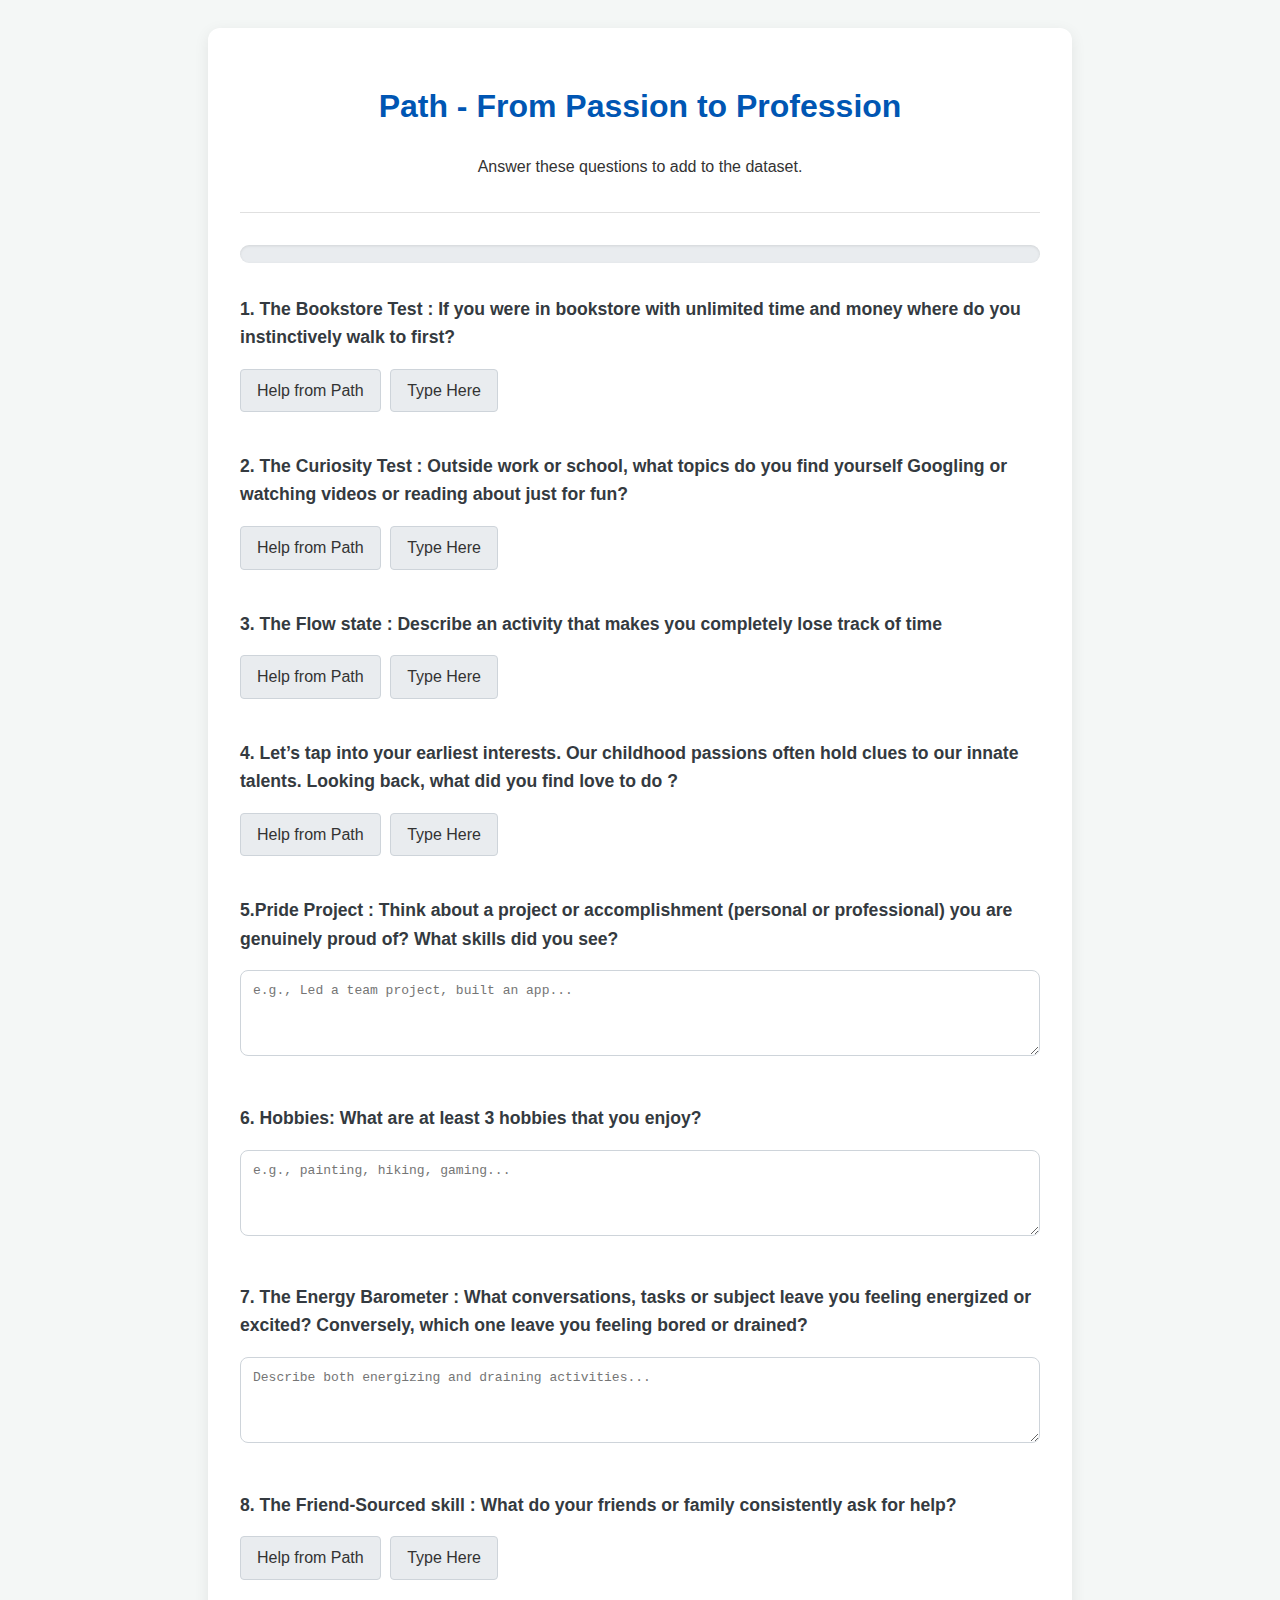
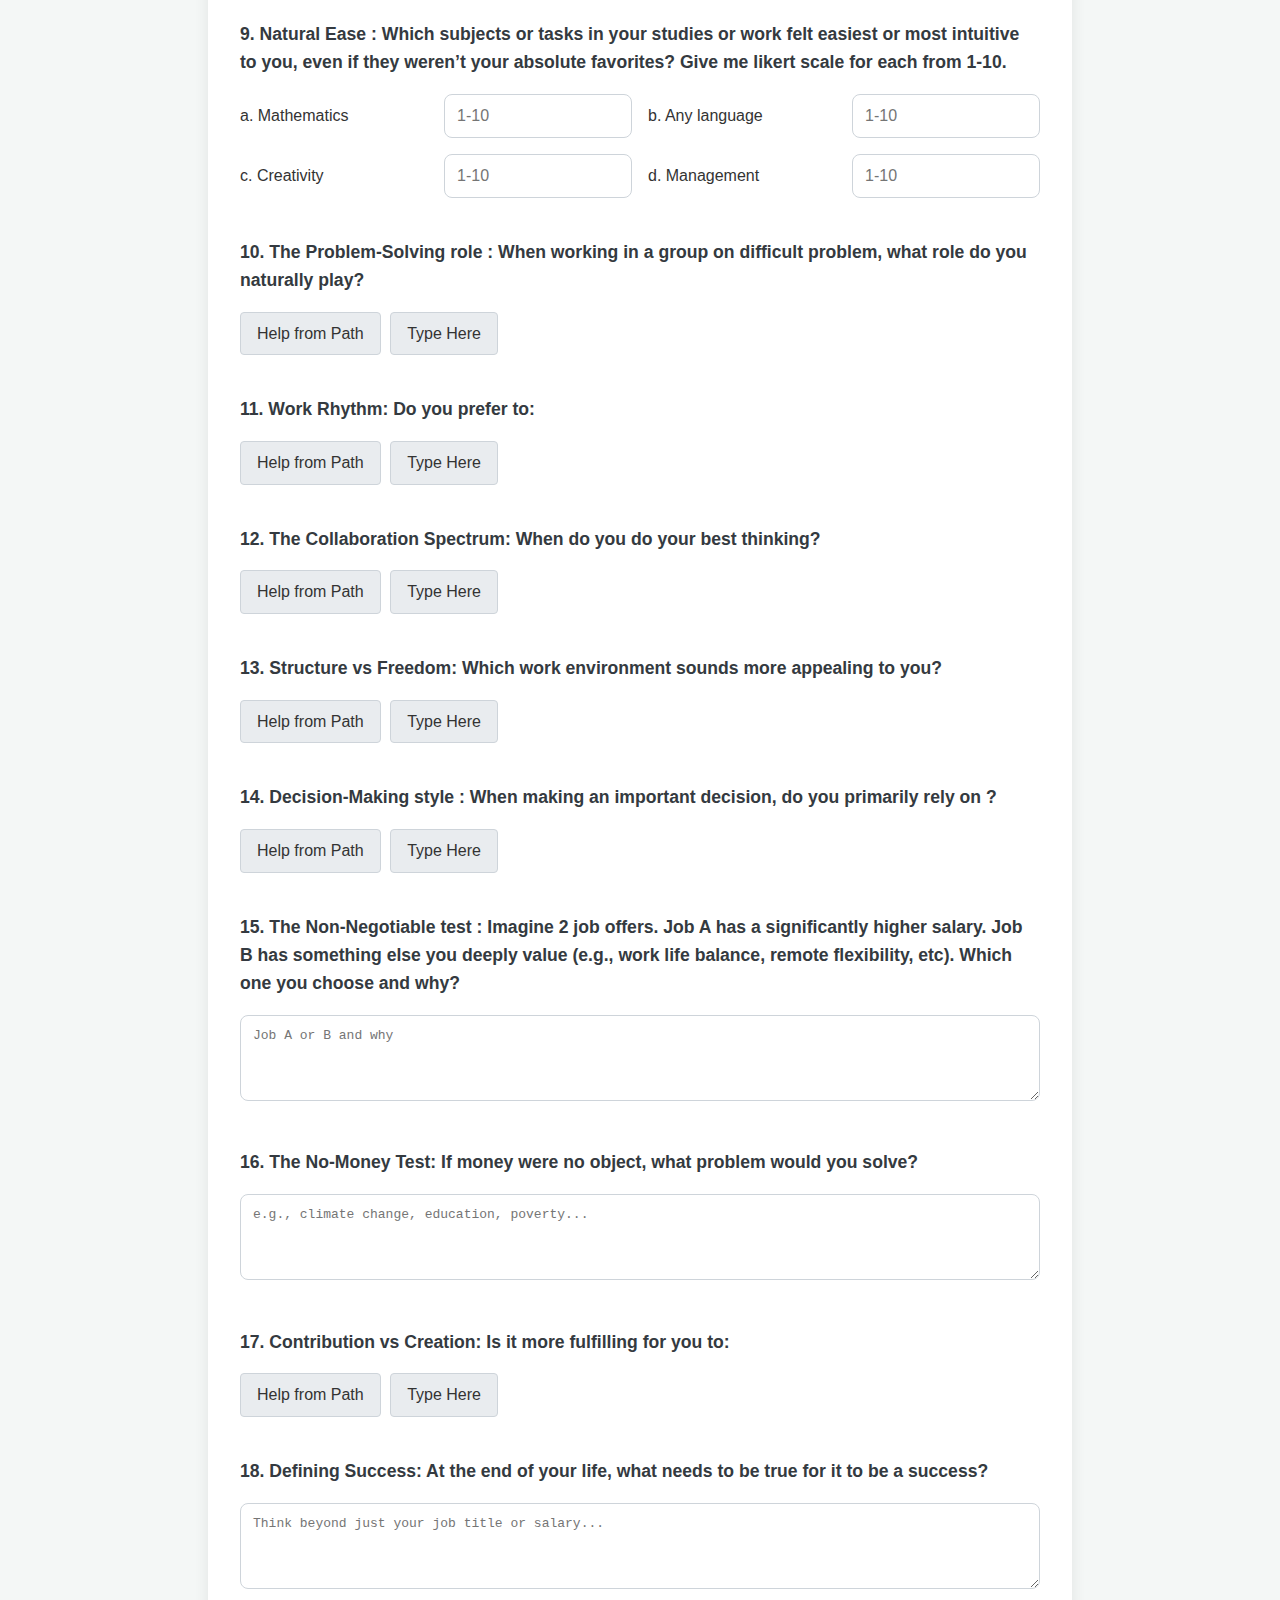
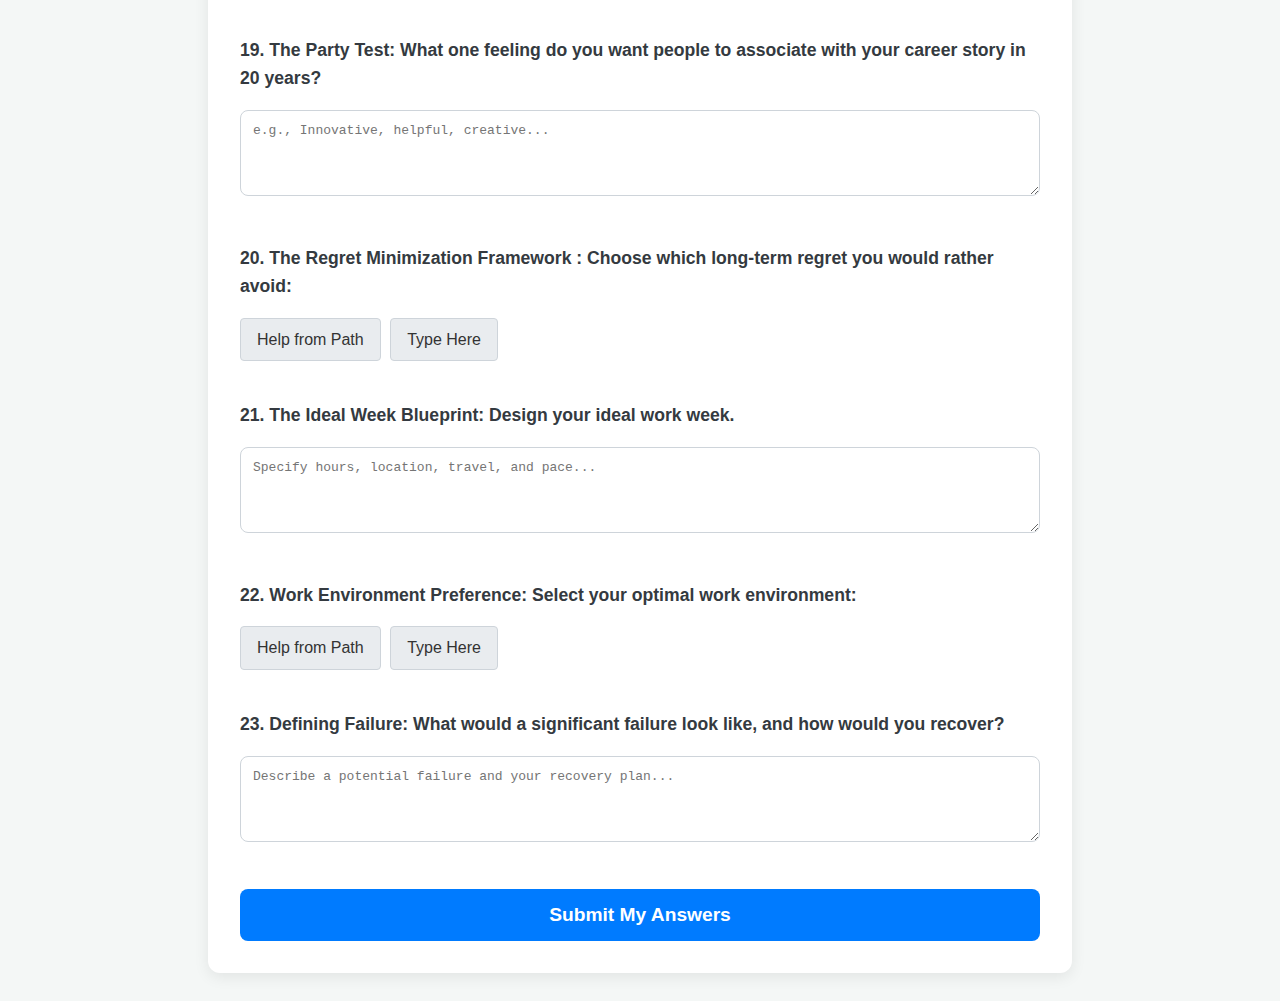
<file: templates/index.html>
<!DOCTYPE html>
<html lang="en">
<head>
    <meta charset="UTF-8">
    <meta name="viewport" content="width=device-width, initial-scale=1.0">
    <title>Path - Your Discovery Journey</title>
    <style>
        body { font-family: -apple-system, BlinkMacSystemFont, "Segoe UI", Roboto, sans-serif; background: #f4f7f6; color: #333; padding: 20px; line-height: 1.6; }
        .container { max-width: 800px; margin: auto; background: white; padding: 2em; border-radius: 12px; box-shadow: 0 4px 15px rgba(0,0,0,0.08); }
        header { text-align: center; margin-bottom: 2em; border-bottom: 1px solid #e0e0e0; padding-bottom: 1em; }
        header h1 { color: #0056b3; }
        .progress-container { margin-bottom: 2em; background-color: #e9ecef; border-radius: 2em; box-shadow: inset 0 1px 3px rgba(0,0,0,0.1); }
        .progress-bar { height: 18px; background-color: #007bff; width: 0%; border-radius: 2em; transition: width 0.4s ease-in-out; }
        .question-block { margin-bottom: 2.5em; }
        label.main-label { display: block; font-weight: 600; font-size: 1.1em; margin-bottom: 1em; color: #343a40; }
        .choice-toggle { margin-bottom: 1em; }
        .toggle-btn { background: #e9ecef; border: 1px solid #ced4da; padding: 0.5em 1em; cursor: pointer; border-radius: 4px; display: inline-block; margin-right: 5px; }
        .toggle-btn.active { background: #007bff; color: white; border-color: #007bff; }
        .input-area { display: none; margin-top: 1em; }
        input[type="text"], input[type="number"], textarea { width: 100%; padding: 12px; border-radius: 8px; border: 1px solid #ced4da; font-size: 1em; box-sizing: border-box; }
        .options-container { display: flex; flex-wrap: wrap; gap: 1em; }
        
        /* --- DESIGN IMPROVEMENT STARTS HERE --- */
        .option-btn { 
            background: #f8f9fa; 
            border: 1px solid #dee2e6; 
            padding: 0.7em 1.5em; 
            border-radius: 8px; /* Changed from 2em to 8px for a more modern look */
            cursor: pointer;
            transition: all 0.2s ease-in-out; /* Added smooth transition */
        }

        .option-btn:hover {
            background-color: #f1f3f5;
            transform: translateY(-2px); /* Added subtle hover effect */
            box-shadow: 0 4px 8px rgba(0,0,0,0.05);
        }

        .option-btn.selected {
            background-color: #e7f1ff;
            color: #0056b3;
            border-color: #007bff;
            font-weight: 600;
        }
        /* --- DESIGN IMPROVEMENT ENDS HERE --- */

        .likert-group { display: grid; grid-template-columns: repeat(auto-fit, minmax(150px, 1fr)); gap: 1em; align-items: center; }
        button[type="submit"] { display: block; width: 100%; background-color: #007bff; color: white; padding: 15px; border: none; border-radius: 8px; font-size: 1.2em; font-weight: bold; cursor: pointer; margin-top: 2em; }
        button[type="submit"]:hover { background-color: #0056b3; }
    </style>
</head>
<body>
    <div class="container">
        <header>
            <h1>Path - From Passion to Profession</h1>
            <p>Answer these questions to add to the dataset.</p>
        </header>

        <div class="progress-container">
            <div class="progress-bar" id="progressBar"></div>
        </div>

        <form action="/submit" method="POST">

            <!-- Question 1 -->
            <div class="question-block">
                <label class="main-label">1. The Bookstore Test : If you were in bookstore with unlimited time and money where do you instinctively walk to first?</label>
                <div class="choice-toggle">
                    <span class="toggle-btn" onclick="showInput('q1', 'options', this)">Help from Path</span>
                    <span class="toggle-btn" onclick="showInput('q1', 'text', this)">Type Here</span>
                </div>
                <input type="hidden" name="q1_answer" id="q1_answer" required>
                <div id="q1_options_area" class="input-area">
                    <div class="options-container">
                        <div class="option-btn" onclick="selectOption('q1', this, 'Fiction')">Fiction</div>
                        <div class="option-btn" onclick="selectOption('q1', this, 'Science/Technology')">Science/Technology</div>
                        <div class="option-btn" onclick="selectOption('q1', this, 'History')">History</div>
                        <div class="option-btn" onclick="selectOption('q1', this, 'Self-Help')">Self-Help</div>
                    </div>
                </div>
                <div id="q1_text_area" class="input-area">
                    <input type="text" oninput="updateTextAnswer('q1', this)" placeholder="Write your own answer...">
                </div>
            </div>

            <!-- Question 2 -->
            <div class="question-block">
                <label class="main-label">2. The Curiosity Test : Outside work or school, what topics do you find yourself Googling or watching videos or reading about just for fun?</label>
                <div class="choice-toggle">
                    <span class="toggle-btn" onclick="showInput('q2', 'options', this)">Help from Path</span>
                    <span class="toggle-btn" onclick="showInput('q2', 'text', this)">Type Here</span>
                </div>
                <input type="hidden" name="q2_answer" id="q2_answer" required>
                <div id="q2_options_area" class="input-area">
                    <div class="options-container">
                        <div class="option-btn" onclick="selectOption('q2', this, 'Technology')">Technology</div>
                        <div class="option-btn" onclick="selectOption('q2', this, 'Health')">Health</div>
                        <div class="option-btn" onclick="selectOption('q2', this, 'Travel')">Travel</div>
                        <div class="option-btn" onclick="selectOption('q2', this, 'Finance')">Finance</div>
                    </div>
                </div>
                <div id="q2_text_area" class="input-area">
                    <input type="text" oninput="updateTextAnswer('q2', this)" placeholder="Write your own answer...">
                </div>
            </div>
            
            <!-- Question 3 -->
            <div class="question-block">
                <label class="main-label">3. The Flow state : Describe an activity that makes you completely lose track of time</label>
                <div class="choice-toggle">
                    <span class="toggle-btn" onclick="showInput('q3', 'options', this)">Help from Path</span>
                    <span class="toggle-btn" onclick="showInput('q3', 'text', this)">Type Here</span>
                </div>
                <input type="hidden" name="q3_answer" id="q3_answer" required>
                <div id="q3_options_area" class="input-area">
                    <div class="options-container">
                        <div class="option-btn" onclick="selectOption('q3', this, 'Writing')">Writing</div>
                        <div class="option-btn" onclick="selectOption('q3', this, 'Coding')">Coding</div>
                        <div class="option-btn" onclick="selectOption('q3', this, 'Sports')">Sports</div>
                        <div class="option-btn" onclick="selectOption('q3', this, 'Games')">Games</div>
                    </div>
                </div>
                <div id="q3_text_area" class="input-area">
                    <input type="text" oninput="updateTextAnswer('q3', this)" placeholder="Write your own answer...">
                </div>
            </div>

            <!-- Question 4 -->
            <div class="question-block">
                <label class="main-label">4. Let’s tap into your earliest interests. Our childhood passions often hold clues to our innate talents. Looking back, what did you find love to do ?</label>
                <div class="choice-toggle">
                    <span class="toggle-btn" onclick="showInput('q4', 'options', this)">Help from Path</span>
                    <span class="toggle-btn" onclick="showInput('q4', 'text', this)">Type Here</span>
                </div>
                <input type="hidden" name="q4_answer" id="q4_answer" required>
                <div id="q4_options_area" class="input-area">
                    <div class="options-container">
                        <div class="option-btn" onclick="selectOption('q4', this, 'Building')">Building</div>
                        <div class="option-btn" onclick="selectOption('q4', this, 'Storytelling')">Storytelling</div>
                        <div class="option-btn" onclick="selectOption('q4', this, 'Organizing')">Organizing</div>
                        <div class="option-btn" onclick="selectOption('q4', this, 'Exploring')">Exploring</div>
                    </div>
                </div>
                <div id="q4_text_area" class="input-area">
                    <input type="text" oninput="updateTextAnswer('q4', this)" placeholder="Write your own answer...">
                </div>
            </div>

            <!-- Question 5 (Text-Only) -->
            <div class="question-block">
                <label class="main-label" for="q5_answer">5.Pride Project : Think about a project or accomplishment (personal or professional) you are genuinely proud of? What skills did you see?</label>
                <textarea id="q5_answer" name="q5_answer" required rows="4" placeholder="e.g., Led a team project, built an app..."></textarea>
            </div>
            
            <!-- Question 6 -->
            <div class="question-block">
                <label class="main-label" for="q6_answer">6. Hobbies: What are at least 3 hobbies that you enjoy?</label>
                <textarea id="q6_answer" name="q6_answer" required rows="4" placeholder="e.g., painting, hiking, gaming..."></textarea>
            </div>
            
            <!-- Question 7 -->
            <div class="question-block">
                <label class="main-label">7. The Energy Barometer : What conversations, tasks or subject leave you feeling energized or excited? Conversely, which one leave you feeling bored or drained?</label>
                <textarea id="q7_answer" name="q7_answer" required rows="4" placeholder="Describe both energizing and draining activities..."></textarea>
            </div>

            <!-- Question 8 -->
            <div class="question-block">
                <label class="main-label">8. The Friend-Sourced skill : What do your friends or family consistently ask for help?</label>
                <div class="choice-toggle">
                    <span class="toggle-btn" onclick="showInput('q8', 'options', this)">Help from Path</span>
                    <span class="toggle-btn" onclick="showInput('q8', 'text', this)">Type Here</span>
                </div>
                <input type="hidden" name="q8_answer" id="q8_answer" required>
                <div id="q8_options_area" class="input-area">
                    <div class="options-container">
                        <div class="option-btn" onclick="selectOption('q8', this, 'Technology')">Technology</div>
                        <div class="option-btn" onclick="selectOption('q8', this, 'Organizing')">Organizing</div>
                        <div class="option-btn" onclick="selectOption('q8', this, 'Emotional Support')">Emotional Support</div>
                        <div class="option-btn" onclick="selectOption('q8', this, 'Problem-Solving')">Problem-Solving</div>
                    </div>
                </div>
                <div id="q8_text_area" class="input-area">
                    <input type="text" oninput="updateTextAnswer('q8', this)" placeholder="Write your own answer...">
                </div>
            </div>

            <!-- Question 9 (Likert Scale - No Toggle) -->
            <div class="question-block">
                <label class="main-label">9. Natural Ease : Which subjects or tasks in your studies or work felt easiest or most intuitive to you, even if they weren’t your absolute favorites? Give me likert scale for each from 1-10.</label>
                <div class="likert-group">
                    <label for="q9_mathematics">a. Mathematics</label>
                    <input type="number" id="q9_mathematics" name="q9_mathematics" min="1" max="10" required placeholder="1-10">
                    <label for="q9_any_language">b. Any language</label>
                    <input type="number" id="q9_any_language" name="q9_any_language" min="1" max="10" required placeholder="1-10">
                    <label for="q9_creativity">c. Creativity</label>
                    <input type="number" id="q9_creativity" name="q9_creativity" min="1" max="10" required placeholder="1-10">
                    <label for="q9_management">d. Management</label>
                    <input type="number" id="q9_management" name="q9_management" min="1" max="10" required placeholder="1-10">
                </div>
            </div>

            <!-- Question 10 -->
            <div class="question-block">
                <label class="main-label">10. The Problem-Solving role : When working in a group on difficult problem, what role do you naturally play?</label>
                <div class="choice-toggle">
                    <span class="toggle-btn" onclick="showInput('q10', 'options', this)">Help from Path</span>
                    <span class="toggle-btn" onclick="showInput('q10', 'text', this)">Type Here</span>
                </div>
                <input type="hidden" name="q10_answer" id="q10_answer" required>
                <div id="q10_options_area" class="input-area">
                    <div class="options-container">
                        <div class="option-btn" onclick="selectOption('q10', this, 'The idea generator : Brainstorming creative, out-of-box ideas.')">The idea generator : Brainstorming creative, out-of-box ideas.</div>
                        <div class="option-btn" onclick="selectOption('q10', this, 'The orchestrator : Organizing plan and delegating tasks.')">The orchestrator : Organizing plan and delegating tasks.</div>
                        <div class="option-btn" onclick="selectOption('q10', this, 'The detective : Researching information and finding the fact.')">The detective : Researching information and finding the fact.</div>
                        <div class="option-btn" onclick="selectOption('q10', this, 'The Builder : Executing the plan and creating the final solution')">TThe Builder : Executing the plan and creating the final solution</div>
                    </div>
                </div>
                <div id="q10_text_area" class="input-area">
                    <input type="text" oninput="updateTextAnswer('q10', this)" placeholder="Write your own answer...">
                </div>
            </div>

            <!-- Question 11 -->
            <div class="question-block">
                <label class="main-label">11. Work Rhythm: Do you prefer to:</label>
                <div class="choice-toggle">
                    <span class="toggle-btn" onclick="showInput('q11', 'options', this)">Help from Path</span>
                    <span class="toggle-btn" onclick="showInput('q11', 'text', this)">Type Here</span>
                </div>
                <input type="hidden" name="q11_answer" id="q11_answer" required>
                <div id="q11_options_area" class="input-area">
                    <div class="options-container">
                        <div class="option-btn" onclick="selectOption('q11', this, 'Deeply focus on 1 big project for long period of time?')">Deeply focus on 1 big project for long period of time?</div>
                        <div class="option-btn" onclick="selectOption('q11', this, 'Enjoy the variety of juggling many smaller tasks at once?')">Enjoy the variety of juggling many smaller tasks at once?</div>
                    </div>
                </div>
                <div id="q11_text_area" class="input-area">
                    <input type="text" oninput="updateTextAnswer('q11', this)" placeholder="Write your own answer...">
                </div>
            </div>

            <!-- Question 12 -->
            <div class="question-block">
                <label class="main-label">12. The Collaboration Spectrum: When do you do your best thinking?</label>
                <div class="choice-toggle">
                    <span class="toggle-btn" onclick="showInput('q12', 'options', this)">Help from Path</span>
                    <span class="toggle-btn" onclick="showInput('q12', 'text', this)">Type Here</span>
                </div>
                <input type="hidden" name="q12_answer" id="q12_answer" required>
                <div id="q12_options_area" class="input-area">
                    <div class="options-container">
                        <div class="option-btn" onclick="selectOption('q12', this, 'Brainstorming and Collaborating live with the team.')">Brainstorming and Collaborating live with the team.</div>
                        <div class="option-btn" onclick="selectOption('q12', this, 'Working alone in quite space to think deeply')">Working alone in quite space to think deeply</div>
                        <div class="option-btn" onclick="selectOption('q12', this, 'A Mix : Collaborating fo ideas, then working solo to excute.')">A Mix : Collaborating fo ideas, then working solo to excute.</div>
                    </div>
                </div>
                <div id="q12_text_area" class="input-area">
                    <input type="text" oninput="updateTextAnswer('q12', this)" placeholder="Write your own answer...">
                </div>
            </div>

            <!-- Question 13 -->
            <div class="question-block">
                <label class="main-label">13. Structure vs Freedom: Which work environment sounds more appealing to you?</label>
                <div class="choice-toggle">
                    <span class="toggle-btn" onclick="showInput('q13', 'options', this)">Help from Path</span>
                    <span class="toggle-btn" onclick="showInput('q13', 'text', this)">Type Here</span>
                </div>
                <input type="hidden" name="q13_answer" id="q13_answer" required>
                <div id="q13_options_area" class="input-area">
                    <div class="options-container">
                        <div class="option-btn" onclick="selectOption('q13', this, 'A job with clear, predictable routines and well defined tasks')">A job with clear, predictable routines and well defined tasks</div>
                        <div class="option-btn" onclick="selectOption('q13', this, 'One with a flexible schedule and freedom to experiment ')">One with a flexible schedule and freedom to experiment </div>
                    </div>
                </div>
                <div id="q13_text_area" class="input-area">
                    <input type="text" oninput="updateTextAnswer('q13', this)" placeholder="Write your own answer...">
                </div>
            </div>

            <!-- Question 14 -->
            <div class="question-block">
                <label class="main-label">14. Decision-Making style : When making an important decision, do you primarily rely on ?</label>
                <div class="choice-toggle">
                    <span class="toggle-btn" onclick="showInput('q14', 'options', this)">Help from Path</span>
                    <span class="toggle-btn" onclick="showInput('q14', 'text', this)">Type Here</span>
                </div>
                <input type="hidden" name="q14_answer" id="q14_answer" required>
                <div id="q14_options_area" class="input-area">
                    <div class="options-container">
                        <div class="option-btn" onclick="selectOption('q14', this, '“Head” : Objective data, logic and pros-cons')">“Head” : Objective data, logic and pros-cons</div>
                        <div class="option-btn" onclick="selectOption('q14', this, '“Heart” : Intuition, personal values and the impact on people')">“Heart” : Intuition, personal values and the impact on people</div>
                    </div>
                </div>
                <div id="q14_text_area" class="input-area">
                    <input type="text" oninput="updateTextAnswer('q14', this)" placeholder="Write your own answer...">
                </div>
            </div>

            <!-- Question 15 (Text-Only) -->
            <div class="question-block">
                <label class="main-label" for="q15_answer">15. The Non-Negotiable test : Imagine 2 job offers. Job A has a significantly higher salary. Job B has something else you deeply value (e.g., work life balance, remote flexibility, etc). Which one you choose and why?</label>
                <textarea id="q15_answer" name="q15_answer" required rows="4" placeholder="Job A or B and why"></textarea>
            </div>

            <!-- Question 16 (Text-Only) -->
            <div class="question-block">
                <label class="main-label" for="q16_answer">16. The No-Money Test: If money were no object, what problem would you solve?</label>
                <textarea id="q16_answer" name="q16_answer" required rows="4" placeholder="e.g., climate change, education, poverty..."></textarea>
            </div>

            <!-- Question 17 -->
            <div class="question-block">
                <label class="main-label">17. Contribution vs Creation: Is it more fulfilling for you to:</label>
                <div class="choice-toggle">
                    <span class="toggle-btn" onclick="showInput('q17', 'options', this)">Help from Path</span>
                    <span class="toggle-btn" onclick="showInput('q17', 'text', this)">Type Here</span>
                </div>
                <input type="hidden" name="q17_answer" id="q17_answer" required>
                <div id="q17_options_area" class="input-area">
                    <div class="options-container">
                        <div class="option-btn" onclick="selectOption('q17', this, 'Directly help, teach or serve people?')">Directly help, teach or serve people?</div>
                        <div class="option-btn" onclick="selectOption('q17', this, 'Create something new that people can use or experience?')">Create something new that people can use or experience?</div>
                    </div>
                </div>
                <div id="q17_text_area" class="input-area">
                    <input type="text" oninput="updateTextAnswer('q17', this)" placeholder="Write your own answer...">
                </div>
            </div>

            <!-- Question 18 (Text-Only) -->
            <div class="question-block">
                <label class="main-label" for="q18_answer">18. Defining Success: At the end of your life, what needs to be true for it to be a success?</label>
                <textarea id="q18_answer" name="q18_answer" required rows="4" placeholder="Think beyond just your job title or salary..."></textarea>
            </div>

            <!-- Question 19 (Text-Only) -->
            <div class="question-block">
                <label class="main-label" for="q19_answer">19. The Party Test: What one feeling do you want people to associate with your career story in 20 years?</label>
                <textarea id="q19_answer" name="q19_answer" required rows="4" placeholder="e.g., Innovative, helpful, creative..."></textarea>
            </div>

            <!-- Question 20 -->
            <div class="question-block">
                <label class="main-label">20. The Regret Minimization Framework : Choose which long-term regret you would rather avoid:</label>
                <div class="choice-toggle">
                    <span class="toggle-btn" onclick="showInput('q20', 'options', this)">Help from Path</span>
                    <span class="toggle-btn" onclick="showInput('q20', 'text', this)">Type Here</span>
                </div>
                <input type="hidden" name="q20_answer" id="q20_answer" required>
                <div id="q20_options_area" class="input-area">
                    <div class="options-container">
                        <div class="option-btn" onclick="selectOption('q20', this, 'The regret of not taking a major risk for higher reward')">The regret of not taking a major risk for higher reward</div>
                        <div class="option-btn" onclick="selectOption('q20', this, 'The regret of not choosing a path that guaranteed stability and comfort')">The regret of not choosing a path that guaranteed stability and comfort</div>
                    </div>
                </div>
                <div id="q20_text_area" class="input-area">
                    <input type="text" oninput="updateTextAnswer('q20', this)" placeholder="Write your own answer...">
                </div>
            </div>
            
            <!-- Question 21 (Text-Only) -->
            <div class="question-block">
                <label class="main-label" for="q21_answer">21. The Ideal Week Blueprint: Design your ideal work week.</label>
                <textarea id="q21_answer" name="q21_answer" required rows="4" placeholder="Specify hours, location, travel, and pace..."></textarea>
            </div>

            <!-- Question 22 -->
            <div class="question-block">
                <label class="main-label">22. Work Environment Preference: Select your optimal work environment:</label>
                <div class="choice-toggle">
                    <span class="toggle-btn" onclick="showInput('q22', 'options', this)">Help from Path</span>
                    <span class="toggle-btn" onclick="showInput('q22', 'text', this)">Type Here</span>
                </div>
                <input type="hidden" name="q22_answer" id="q22_answer" required>
                <div id="q22_options_area" class="input-area">
                    <div class="options-container">
                        <div class="option-btn" onclick="selectOption('q22', this, 'Structured corporate')">Structured corporate</div>
                        <div class="option-btn" onclick="selectOption('q22', this, 'Collaborative startup')">Collaborative startup</div>
                        <div class="option-btn" onclick="selectOption('q22', this, 'Solo, quiet work')">Solo, quiet work</div>
                        <div class="option-btn" onclick="selectOption('q22', this, 'Dynamic, field-based')">Dynamic, field-based</div>
                    </div>
                </div>
                <div id="q22_text_area" class="input-area">
                    <input type="text" oninput="updateTextAnswer('q22', this)" placeholder="Write your own answer...">
                </div>
            </div>

            <!-- Question 23 (Text-Only) -->
            <div class="question-block">
                <label class="main-label" for="q23_answer">23. Defining Failure: What would a significant failure look like, and how would you recover?</label>
                <textarea id="q23_answer" name="q23_answer" required rows="4" placeholder="Describe a potential failure and your recovery plan..."></textarea>
            </div>

            <button type="submit" onclick="document.getElementById('pathForm').submit();">Submit My Answers</button>
        </form>
    </div>

        <script>
    document.addEventListener('DOMContentLoaded', function() {
        const questionBlocks = document.querySelectorAll('.question-block');
        const totalQuestions = questionBlocks.length;
        const progressBar = document.getElementById('progressBar');
        const formElements = document.querySelectorAll('input, textarea, .option-btn, .toggle-btn');
        function updateProgress() {
            let answeredCount = 0;
            questionBlocks.forEach(block => {
                const answerInput = block.querySelector('input[type="hidden"], input[type="number"], textarea, input[type="text"]');
                if (answerInput && answerInput.value.trim() !== '') {
                    answeredCount++;
                }
            });
            const progressPercentage = (answeredCount / totalQuestions) * 100;
            progressBar.style.width = progressPercentage + '%';
        }
        formElements.forEach(element => {
            const eventType = element.classList.contains('option-btn') || element.classList.contains('toggle-btn') ? 'click' : 'input';
            element.addEventListener(eventType, updateProgress);
        });
        updateProgress();
    });

    function showInput(questionId, inputType, clickedButton) {
        const block = clickedButton.closest('.question-block');
        const textInput = block.querySelector('input[type="text"]');
        if (textInput) {
            textInput.value = '';
        }
        const answerInput = document.getElementById(`${questionId}_answer`);
        if (answerInput) {
            answerInput.value = '';
        }
        block.querySelectorAll('.input-area').forEach(area => {
            area.style.display = 'none';
        });
        const targetArea = block.querySelector(`#${questionId}_${inputType}_area`);
        if (targetArea) {
            targetArea.style.display = 'block';
        }
        block.querySelectorAll('.toggle-btn').forEach(btn => {
            btn.classList.remove('active');
        });
        clickedButton.classList.add('active');
    }

    function selectOption(questionId, clickedOption, value) {
        document.getElementById(`${questionId}_answer`).value = value;
        const optionsContainer = clickedOption.closest('.options-container');
        optionsContainer.querySelectorAll('.option-btn').forEach(opt => {
            opt.classList.remove('selected');
        });
        clickedOption.classList.add('selected');
    }

    function updateTextAnswer(questionId, textInput) {
        document.getElementById(`${questionId}_answer`).value = textInput.value;
    }
</script>
</body>
</html>
</file>
